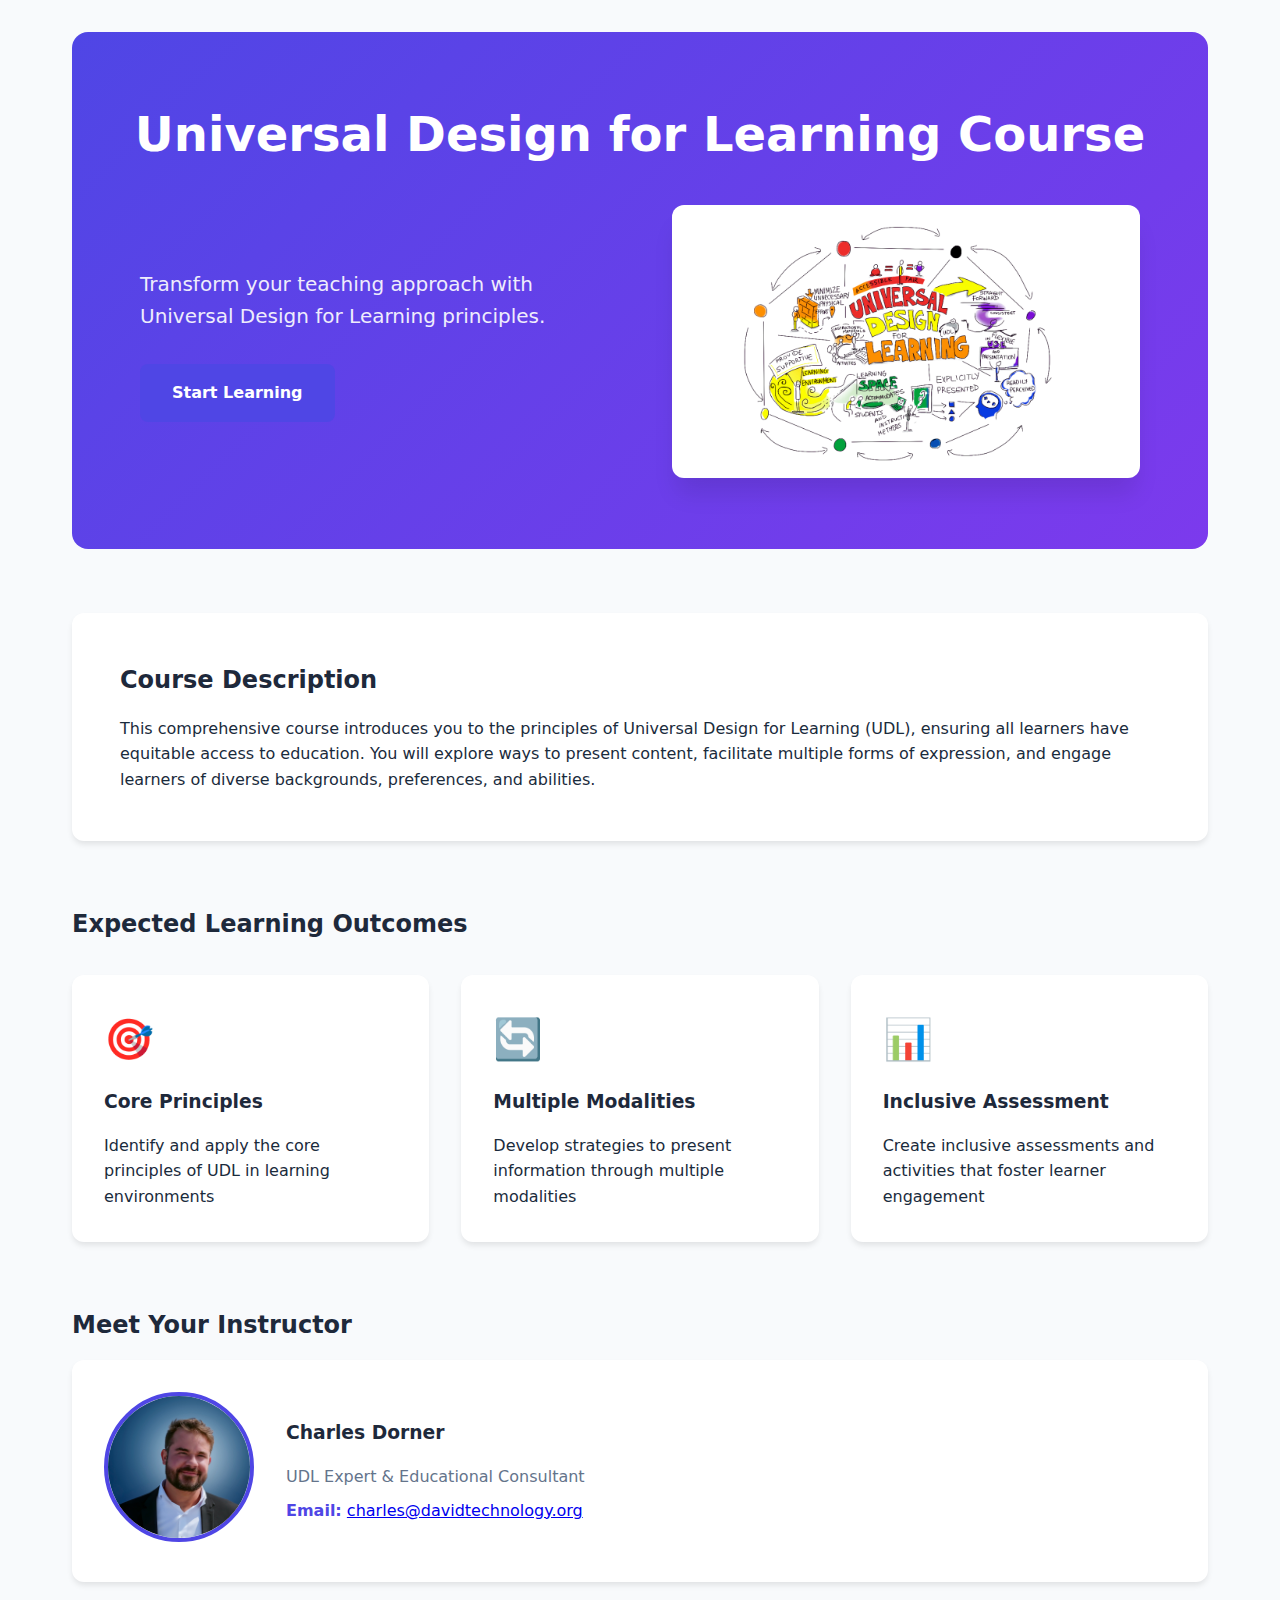
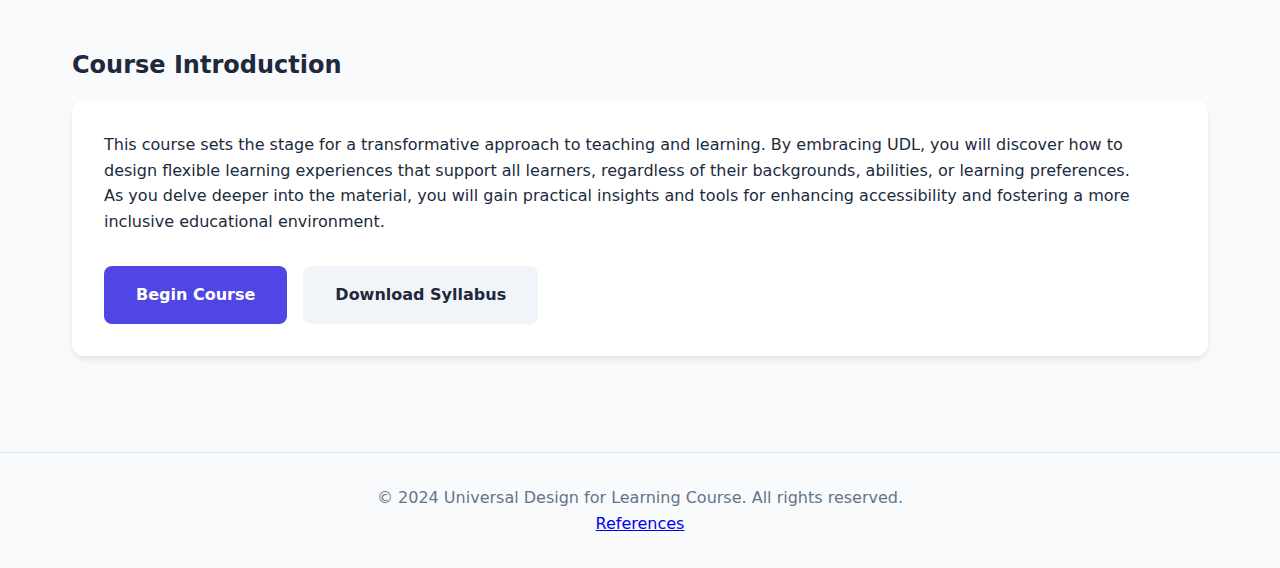
<file: index.html>
<!DOCTYPE html>
<html lang="en">
<head>
    <meta charset="UTF-8">
    <meta name="viewport" content="width=device-width, initial-scale=1.0">
    <title>Universal Design for Learning Course - Welcome</title>
    <style>
        /* Modern CSS Reset and Base Styles */
        * {
            margin: 0;
            padding: 0;
            box-sizing: border-box;
        }

        body {
            font-family: system-ui, -apple-system, sans-serif;
            line-height: 1.6;
            color: #1a2b3c;
            background-color: #f8fafc;
        }

        h1, h2, h3 {
            color: #1e293b;
            margin-bottom: 1rem;
        }

        /* Container */
        .landing-container {
            max-width: 1200px;
            margin: 0 auto;
            padding: 2rem;
        }

        /* Hero Section */
        .hero {
            background: linear-gradient(135deg, #4f46e5, #7c3aed);
            color: white;
            padding: 4rem 2rem;
            border-radius: 16px;
            margin-bottom: 4rem;
        }

        .hero h1 {
            font-size: 3rem;
            text-align: center;
            color: white;
            margin-bottom: 2rem;
            font-weight: 800;
        }

        .hero-content {
            display: grid;
            grid-template-columns: 1fr 1fr;
            gap: 4rem;
            align-items: center;
            max-width: 1000px;
            margin: 0 auto;
        }

        .lead {
            font-size: 1.25rem;
            margin-bottom: 2rem;
            opacity: 0.9;
        }

        .hero-image img {
            width: 100%;
            height: auto;
            border-radius: 12px;
            box-shadow: 0 20px 25px -5px rgba(0, 0, 0, 0.1);
        }

        /* Course Overview */
        .course-overview {
            background: white;
            padding: 3rem;
            border-radius: 12px;
            box-shadow: 0 4px 6px -1px rgba(0, 0, 0, 0.1);
            margin-bottom: 4rem;
        }

        /* Learning Outcomes */
        .outcomes-grid {
            display: grid;
            grid-template-columns: repeat(auto-fit, minmax(280px, 1fr));
            gap: 2rem;
            margin-top: 2rem;
            margin-bottom: 4rem;
        }

        .outcome-card {
            background: white;
            padding: 2rem;
            border-radius: 12px;
            box-shadow: 0 4px 6px -1px rgba(0, 0, 0, 0.1);
            transition: transform 0.2s ease;
        }

        .outcome-card:hover {
            transform: translateY(-4px);
        }

        .outcome-icon {
            font-size: 2.5rem;
            margin-bottom: 1rem;
            display: block;
        }

        /* Instructor Section */
        .instructor-profile {
            background: white;
            padding: 2rem;
            border-radius: 12px;
            box-shadow: 0 4px 6px -1px rgba(0, 0, 0, 0.1);
            display: flex;
            gap: 2rem;
            align-items: center;
            margin-bottom: 4rem;
        }

        .instructor-image img {
            width: 150px;
            height: 150px;
            border-radius: 50%;
            object-fit: cover;
            border: 4px solid #4f46e5;
        }

        .instructor-title {
            color: #64748b;
            margin: 0.5rem 0;
        }

        .contact-label {
            font-weight: bold;
            color: #4f46e5;
        }

        /* Course Intro */
        .intro-content {
            background: white;
            padding: 2rem;
            border-radius: 12px;
            box-shadow: 0 4px 6px -1px rgba(0, 0, 0, 0.1);
        }

        .intro-actions {
            display: flex;
            gap: 1rem;
            margin-top: 2rem;
        }

        /* Buttons */
        .cta-button, .primary-button {
            display: inline-block;
            padding: 1rem 2rem;
            background: #4f46e5;
            color: white;
            text-decoration: none;
            border-radius: 8px;
            font-weight: 600;
            transition: all 0.2s ease;
        }

        .cta-button:hover, .primary-button:hover {
            background: #4338ca;
            transform: translateY(-2px);
        }

        .secondary-button {
            display: inline-block;
            padding: 1rem 2rem;
            background: #f1f5f9;
            color: #1e293b;
            text-decoration: none;
            border-radius: 8px;
            font-weight: 600;
            transition: all 0.2s ease;
        }

        .secondary-button:hover {
            background: #e2e8f0;
            transform: translateY(-2px);
        }

        /* Footer */
        .page-footer {
            text-align: center;
            padding: 2rem;
            color: #64748b;
            border-top: 1px solid #e2e8f0;
            margin-top: 4rem;
        }

        /* Responsive Design */
        @media (max-width: 768px) {
            .hero-content {
                grid-template-columns: 1fr;
                text-align: center;
            }

            .instructor-profile {
                flex-direction: column;
                text-align: center;
            }

            .intro-actions {
                flex-direction: column;
            }

            .hero h1 {
                font-size: 2.5rem;
            }
        }
    </style>
</head>
<body>
<main class="landing-container">
    <section class="hero">
        <h1>Universal Design for Learning Course</h1>
        <div class="hero-content">
            <div class="hero-text">
                <p class="lead">Transform your teaching approach with Universal Design for Learning principles.</p>
                <a href="home.html" class="cta-button">Start Learning</a>
            </div>
            <div class="hero-image">
                <img src="udl-seo.png" alt="Universal Design for Learning concept illustration" />
            </div>
        </div>
    </section>

    <section class="course-overview">
        <h2>Course Description</h2>
        <p>This comprehensive course introduces you to the principles of Universal Design for Learning (UDL),
            ensuring all learners have equitable access to education. You will explore ways to present content,
            facilitate multiple forms of expression, and engage learners of diverse backgrounds, preferences,
            and abilities.</p>
    </section>

    <section class="learning-outcomes">
        <h2>Expected Learning Outcomes</h2>
        <div class="outcomes-grid">
            <div class="outcome-card">
                <div class="outcome-icon">🎯</div>
                <h3>Core Principles</h3>
                <p>Identify and apply the core principles of UDL in learning environments</p>
            </div>
            <div class="outcome-card">
                <div class="outcome-icon">🔄</div>
                <h3>Multiple Modalities</h3>
                <p>Develop strategies to present information through multiple modalities</p>
            </div>
            <div class="outcome-card">
                <div class="outcome-icon">📊</div>
                <h3>Inclusive Assessment</h3>
                <p>Create inclusive assessments and activities that foster learner engagement</p>
            </div>
        </div>
    </section>

    <section class="instructor-info">
        <h2>Meet Your Instructor</h2>
        <div class="instructor-profile">
            <div class="instructor-image">
                <img src="photo.jpg" alt="Instructor profile photo" />
            </div>
            <div class="instructor-details">
                <h3>Charles Dorner</h3>
                <p class="instructor-title">UDL Expert & Educational Consultant</p>
                <p>
                    <span class="contact-label">Email:</span>
                    <a href="mailto:charles@davidtechnology.org">charles@davidtechnology.org</a>
                </p>
            </div>
        </div>
    </section>

    <section class="course-intro">
        <h2>Course Introduction</h2>
        <div class="intro-content">
            <p>This course sets the stage for a transformative approach to teaching and learning.
                By embracing UDL, you will discover how to design flexible learning experiences that
                support all learners, regardless of their backgrounds, abilities, or learning preferences.</p>
            <p>As you delve deeper into the material, you will gain practical insights and tools for
                enhancing accessibility and fostering a more inclusive educational environment.</p>
            <div class="intro-actions">
                <a href="home.html" class="primary-button">Begin Course</a>
                <a href="#" class="secondary-button">Download Syllabus</a>
            </div>
        </div>
    </section>
</main>

<footer class="page-footer">
    <p>&copy; 2024 Universal Design for Learning Course. All rights reserved.</p>
    <a href="references.html">References</a></p>
</footer>
</body>
</html>
</file>
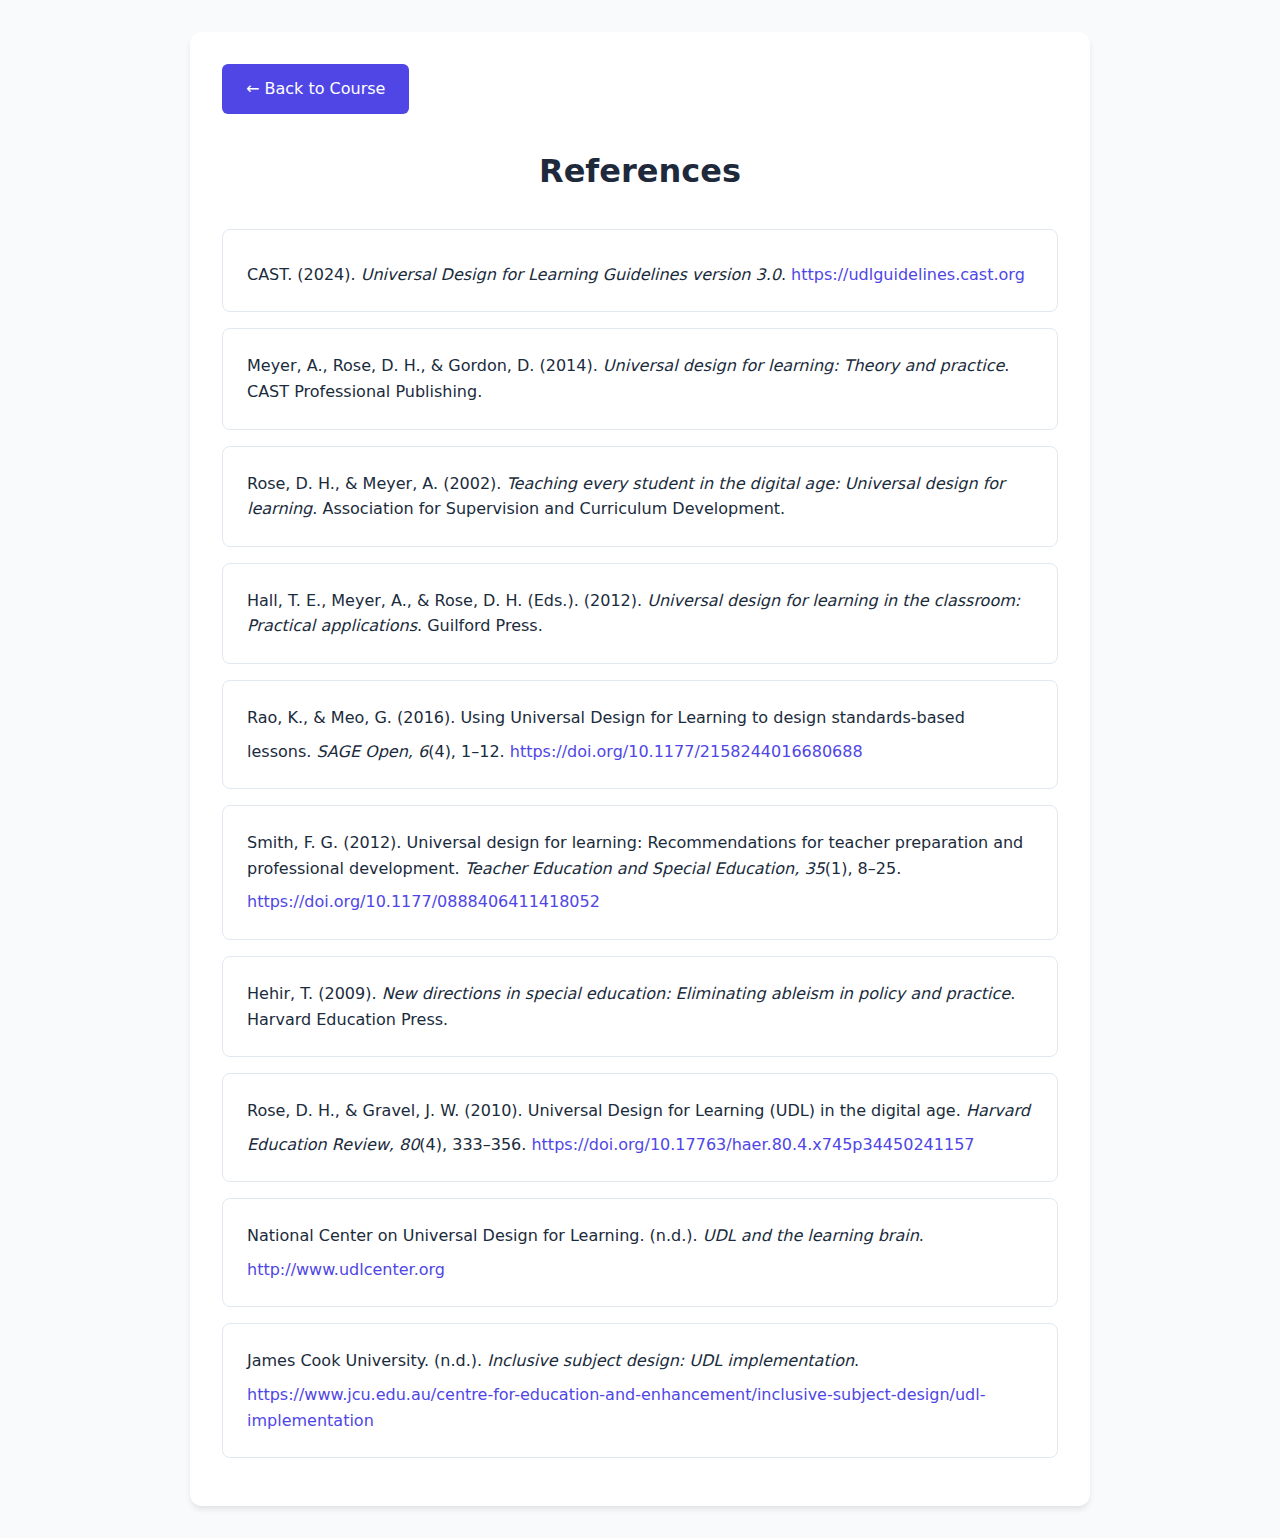
<file: references.html>
<!DOCTYPE html>
<html lang="en">
<head>
    <meta charset="UTF-8">
    <meta name="viewport" content="width=device-width, initial-scale=1.0">
    <title>UDL Course References</title>
    <style>
        * {
            margin: 0;
            padding: 0;
            box-sizing: border-box;
        }

        body {
            font-family: system-ui, -apple-system, sans-serif;
            line-height: 1.6;
            color: #1a2b3c;
            background-color: #f8fafc;
            padding: 2rem;
        }

        .references-container {
            max-width: 900px;
            margin: 0 auto;
            background: white;
            padding: 2rem;
            border-radius: 12px;
            box-shadow: 0 4px 6px -1px rgba(0, 0, 0, 0.1);
        }

        h1 {
            color: #1e293b;
            font-size: 2rem;
            margin-bottom: 2rem;
            text-align: center;
        }

        .references-list {
            list-style-type: none;
        }

        .reference-item {
            padding: 1.5rem;
            margin-bottom: 1rem;
            border: 1px solid #e2e8f0;
            border-radius: 8px;
            transition: all 0.2s ease;
            background: #ffffff;
        }

        .reference-item:hover {
            transform: translateY(-2px);
            box-shadow: 0 4px 6px -1px rgba(0, 0, 0, 0.1);
        }

        .reference-item i {
            font-style: italic;
        }

        .reference-link {
            display: inline-block;
            margin-top: 0.5rem;
            color: #4f46e5;
            text-decoration: none;
            font-weight: 500;
            transition: color 0.2s ease;
        }

        .reference-link:hover {
            color: #4338ca;
            text-decoration: underline;
        }

        .back-button {
            display: inline-block;
            padding: 0.75rem 1.5rem;
            background: #4f46e5;
            color: white;
            text-decoration: none;
            border-radius: 6px;
            margin-bottom: 2rem;
            transition: all 0.2s ease;
        }

        .back-button:hover {
            background: #4338ca;
            transform: translateY(-2px);
        }

        @media (max-width: 768px) {
            body {
                padding: 1rem;
            }

            .references-container {
                padding: 1rem;
            }

            .reference-item {
                padding: 1rem;
            }
        }
    </style>
</head>
<body>
<div class="references-container">
    <a href="index.html" class="back-button">← Back to Course</a>

    <h1>References</h1>

    <ul class="references-list">
        <li class="reference-item">
            CAST. (2024). <i>Universal Design for Learning Guidelines version 3.0</i>.
            <a href="https://udlguidelines.cast.org" class="reference-link" target="_blank">https://udlguidelines.cast.org</a>
        </li>

        <li class="reference-item">
            Meyer, A., Rose, D. H., & Gordon, D. (2014). <i>Universal design for learning: Theory and practice</i>. CAST Professional Publishing.
        </li>

        <li class="reference-item">
            Rose, D. H., & Meyer, A. (2002). <i>Teaching every student in the digital age: Universal design for learning</i>. Association for Supervision and Curriculum Development.
        </li>

        <li class="reference-item">
            Hall, T. E., Meyer, A., & Rose, D. H. (Eds.). (2012). <i>Universal design for learning in the classroom: Practical applications</i>. Guilford Press.
        </li>

        <li class="reference-item">
            Rao, K., & Meo, G. (2016). Using Universal Design for Learning to design standards-based lessons. <i>SAGE Open, 6</i>(4), 1–12.
            <a href="https://doi.org/10.1177/2158244016680688" class="reference-link" target="_blank">https://doi.org/10.1177/2158244016680688</a>
        </li>

        <li class="reference-item">
            Smith, F. G. (2012). Universal design for learning: Recommendations for teacher preparation and professional development. <i>Teacher Education and Special Education, 35</i>(1), 8–25.
            <a href="https://doi.org/10.1177/0888406411418052" class="reference-link" target="_blank">https://doi.org/10.1177/0888406411418052</a>
        </li>

        <li class="reference-item">
            Hehir, T. (2009). <i>New directions in special education: Eliminating ableism in policy and practice</i>. Harvard Education Press.
        </li>

        <li class="reference-item">
            Rose, D. H., & Gravel, J. W. (2010). Universal Design for Learning (UDL) in the digital age. <i>Harvard Education Review, 80</i>(4), 333–356.
            <a href="https://doi.org/10.17763/haer.80.4.x745p34450241157" class="reference-link" target="_blank">https://doi.org/10.17763/haer.80.4.x745p34450241157</a>
        </li>

        <li class="reference-item">
            National Center on Universal Design for Learning. (n.d.). <i>UDL and the learning brain</i>.
            <a href="http://www.udlcenter.org" class="reference-link" target="_blank">http://www.udlcenter.org</a>
        </li>

        <li class="reference-item">
            James Cook University. (n.d.). <i>Inclusive subject design: UDL implementation</i>.
            <a href="https://www.jcu.edu.au/centre-for-education-and-enhancement/inclusive-subject-design/udl-implementation" class="reference-link" target="_blank">https://www.jcu.edu.au/centre-for-education-and-enhancement/inclusive-subject-design/udl-implementation</a>
        </li>
    </ul>
</div>
</body>
</html>
</file>
